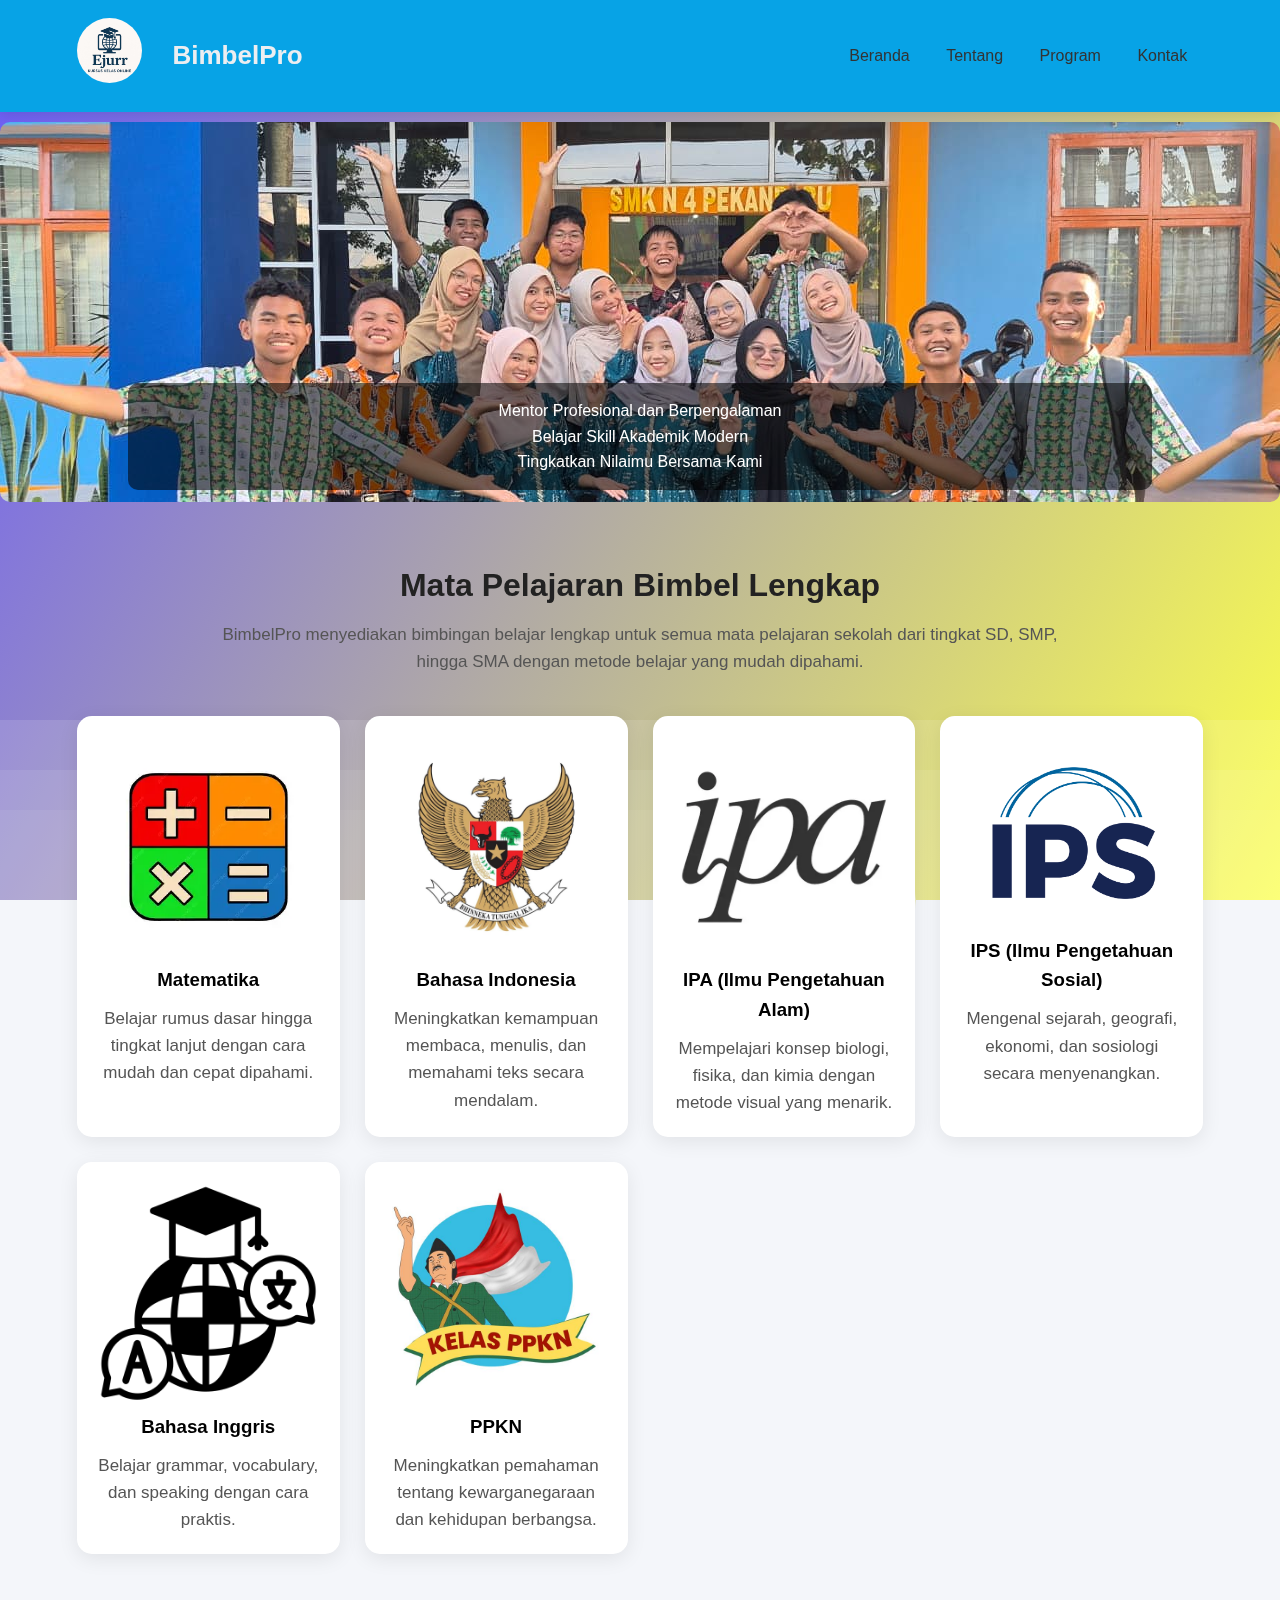
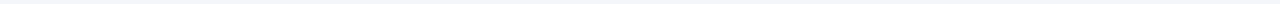
<file: index.html>
<!DOCTYPE html>
<html lang="id">
<head>
  <meta charset="UTF-8" />
  <meta name="viewport" content="width=device-width, initial-scale=1.0" />
   <title>Home - BimbelPro</title>
  <link rel="stylesheet" href="style.css" />
</head>
<body>
  <!-- HEADER -->
  <header class="header">
    <h2 class="logoejur">
    <img src="logo.jpg" alt="Logo"></h2>
    <div class="logo">BimbelPro</div>
    <nav class="nav">
      <a href="index.html">Beranda</a>
      <a href="tentang.html">Tentang</a>
      <a href="program.html">Program</a>
      <a href="kontak.html">Kontak</a>
    </nav>
  </header>

  <!-- SLIDER -->
  <section class="slider" id="beranda">
    <div class="slide fade">
      <img src="WhatsApp Image 2025-12-02 at 11.17.18_b7ce7861.jpg" alt="Slide 2" />
      <div class="caption">
        Mentor Profesional dan Berpengalaman
        <p>Belajar Skill Akademik Modern</p>
        <p>Tingkatkan Nilaimu Bersama Kami</p>
      </div>
    </div>
  </section>

  <!-- KONTEN UTAMA HOME -->
  <section class="konten">
    <h2>Mata Pelajaran Bimbel Lengkap</h2>
    <p>BimbelPro menyediakan bimbingan belajar lengkap untuk semua mata pelajaran sekolah dari tingkat SD, SMP, hingga SMA dengan metode belajar yang mudah dipahami.</p>

    <div class="fitur-home">
      <div class="card">
        <img src="mtk.webp" alt="Matematika" />
        <h3>Matematika</h3>
        <p>Belajar rumus dasar hingga tingkat lanjut dengan cara mudah dan cepat dipahami.</p>
      </div>

      <div class="card">
        <img src="R.jpg" alt="Bahasa Indonesia" />
        <h3>Bahasa Indonesia</h3>
        <p>Meningkatkan kemampuan membaca, menulis, dan memahami teks secara mendalam.</p>
      </div>

      <div class="card">
        <img src="ipa.webp" alt="IPA" />
        <h3>IPA (Ilmu Pengetahuan Alam)</h3>
        <p>Mempelajari konsep biologi, fisika, dan kimia dengan metode visual yang menarik.</p>
      </div>

      <div class="card">
        <img src="IPS.jpg" alt="IPS" />
        <h3>IPS (Ilmu Pengetahuan Sosial)</h3>
        <p>Mengenal sejarah, geografi, ekonomi, dan sosiologi secara menyenangkan.</p>
      </div>

      <div class="card">
        <img src="inggris.png" alt="Bahasa Inggris" />
        <h3>Bahasa Inggris</h3>
        <p>Belajar grammar, vocabulary, dan speaking dengan cara praktis.</p>
      </div>

      <div class="card">
        <img src="ppkn.jpg" alt="PPKN" />
        <h3>PPKN</h3>
        <p>Meningkatkan pemahaman tentang kewarganegaraan dan kehidupan berbangsa.</p>
      </div>
    </div>
  </section>

  <div class="wave-bg">
  <div class="wave"></div>
  <div class="wave"></div>
  <div class="wave"></div>
</div>


  <script src="script.js"></script>
</body>
</html>
</file>
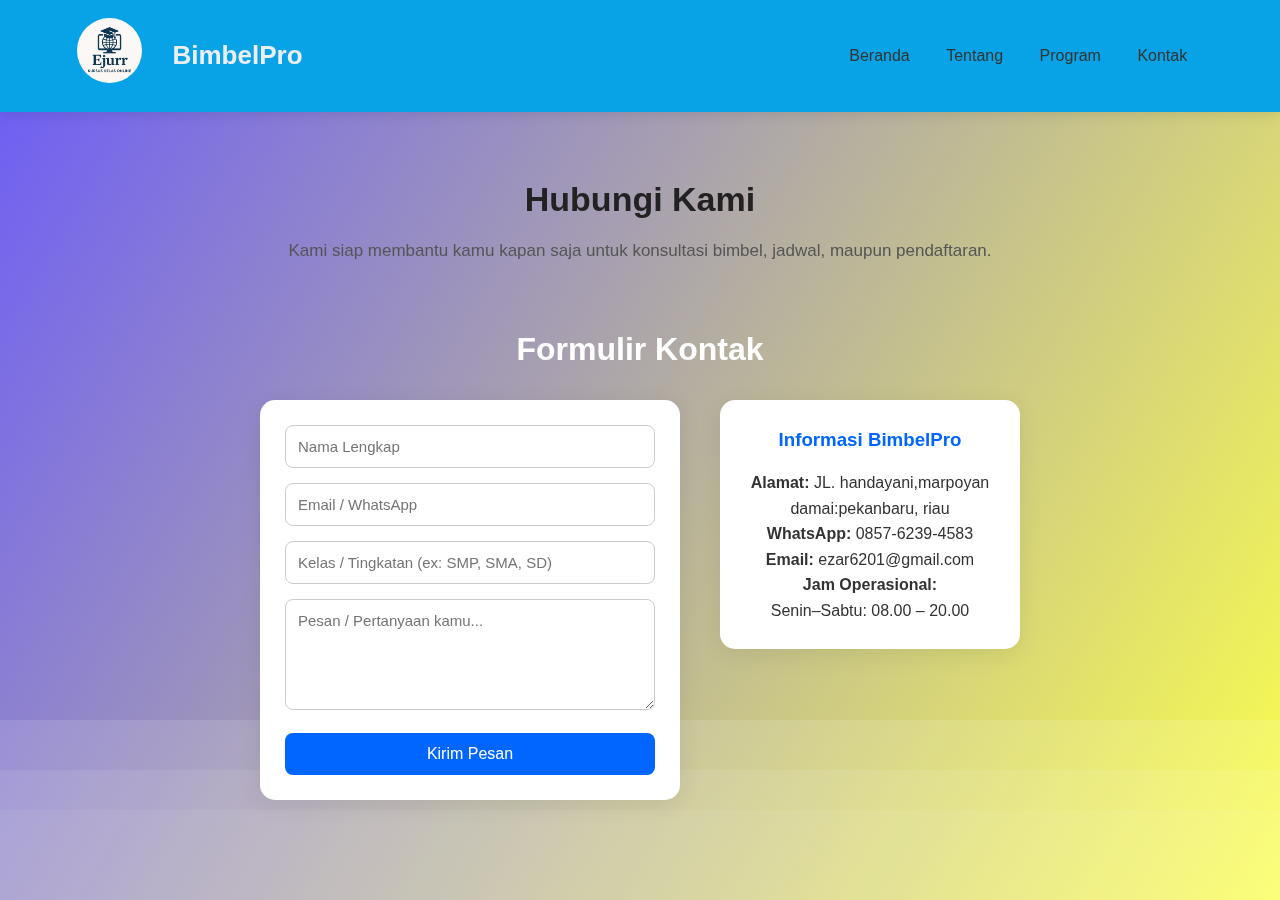
<file: kontak.html>
<!DOCTYPE html>
<html lang="id">
<head>
  <meta charset="UTF-8" />
  <meta name="viewport" content="width=device-width, initial-scale=1.0" />
  <title>Kontak - BimbelPro</title>
  <link rel="stylesheet" href="style.css" />
</head>
<body>

  <!-- HEADER -->
  <header class="header">
    <h2 class="logoejur">
    <img src="logo.jpg" alt="Logo"></h2>
    <div class="logo">BimbelPro</div>
    <nav class="nav">
      <a href="index.html">Beranda</a>
      <a href="tentang.html">Tentang</a>
      <a href="program.html">Program</a>
      <a href="kontak.html">Kontak</a>
    </nav>
  </header>

  <!-- JUDUL -->
  <section class="judul-program">
    <h1>Hubungi Kami</h1>
    <p>Kami siap membantu kamu kapan saja untuk konsultasi bimbel, jadwal, maupun pendaftaran.</p>
  </section>

  <!-- FORM KONTAK -->
  <section class="program-list">
    <h2>Formulir Kontak</h2>

    <div class="kontak-container">
      <form class="form-kontak">
        <input type="text" placeholder="Nama Lengkap" required />
        <input type="email" placeholder="Email / WhatsApp" required />
        <input type="text" placeholder="Kelas / Tingkatan (ex: SMP, SMA, SD)" />
        <textarea placeholder="Pesan / Pertanyaan kamu..." rows="5"></textarea>
        <button type="submit">Kirim Pesan</button>
      </form>

      <div class="info-kontak">
        <h3>Informasi BimbelPro</h3>
        <p><strong>Alamat:</strong> JL. handayani,marpoyan damai:pekanbaru, riau</p>
        <p><strong>WhatsApp:</strong> 0857-6239-4583</p>
        <p><strong>Email:</strong> ezar6201@gmail.com</p>
        <p><strong>Jam Operasional:</strong><br>
           Senin–Sabtu: 08.00 – 20.00</p>
      </div>
    </div>
  </section>

<div class="wave-bg">
  <div class="wave"></div>
  <div class="wave"></div>
  <div class="wave"></div>
</div>


  <script src="script.js"></script>
</body>
</html>
</file>
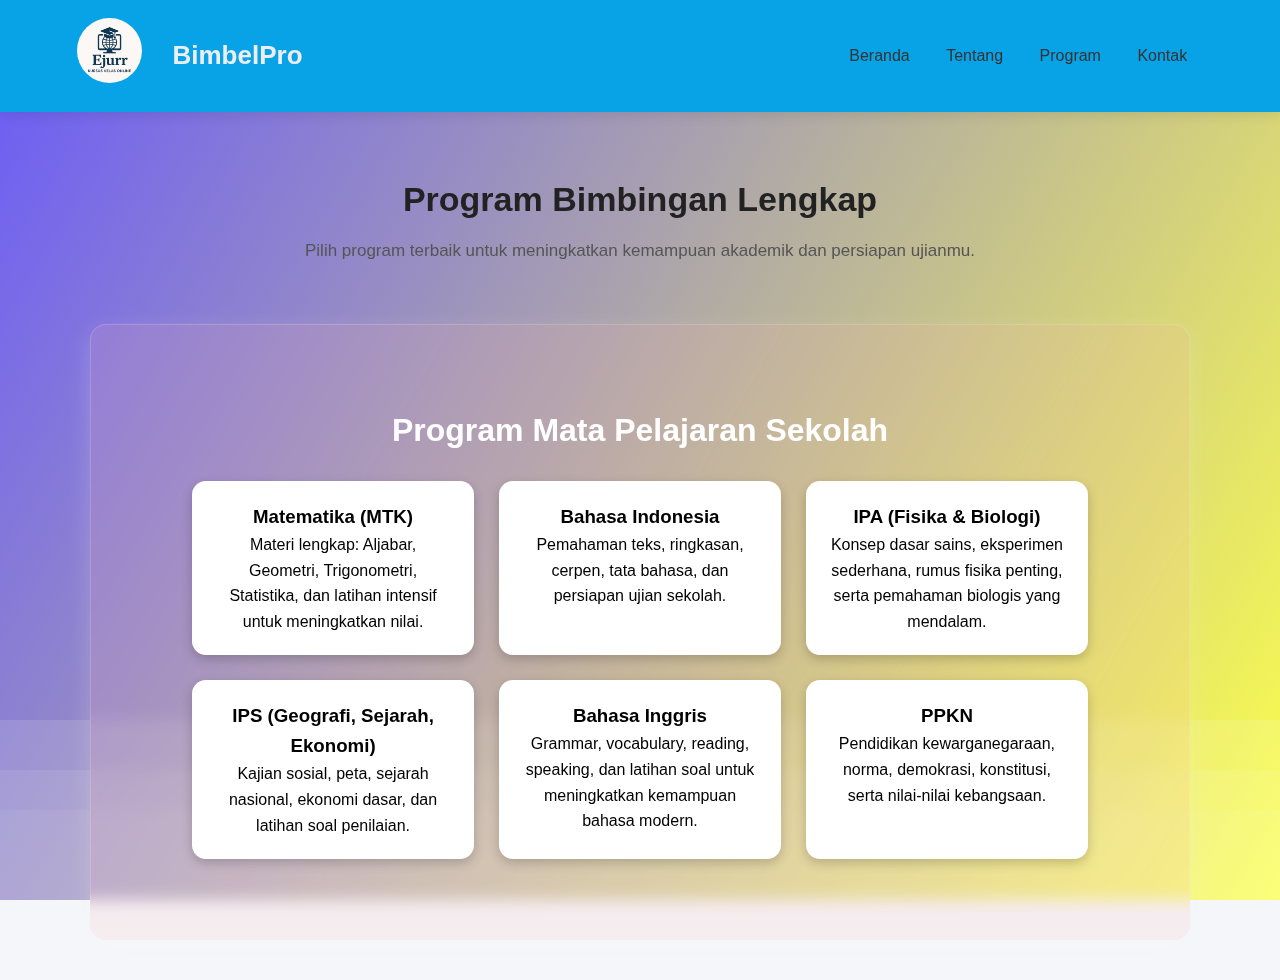
<file: program.html>
<!DOCTYPE html>
<html lang="id">
<head>
  <meta charset="UTF-8" />
  <meta name="viewport" content="width=device-width, initial-scale=1.0" />
  <title>Program - BimbelPro</title>
  <link rel="stylesheet" href="style.css" />
</head>
<body>
  <!-- HEADER -->
  <header class="header">
    <h2 class="logoejur">
    <img src="logo.jpg" alt="Logo"></h2>
    <div class="logo">BimbelPro</div>
    <nav class="nav">
      <a href="index.html">Beranda</a>
      <a href="tentang.html">Tentang</a>
      <a href="program.html">Program</a>
      <a href="kontak.html">Kontak</a>
    </nav>
  </header>

  <!-- JUDUL -->
  <section class="judul-program">
    <h1>Program Bimbingan Lengkap</h1>
    <p>Pilih program terbaik untuk meningkatkan kemampuan akademik dan persiapan ujianmu.</p>
  </section>

<!-- BOX CONTAINER -->
<div class="program-box">

  <!-- PROGRAM AKADEMIK -->
  <section class="program-list">
    <h2>Program Mata Pelajaran Sekolah</h2>

    <div class="program-grid">
      <div class="card">
        <h3>Matematika (MTK)</h3>
        <p>Materi lengkap: Aljabar, Geometri, Trigonometri, Statistika, dan latihan intensif untuk meningkatkan nilai.</p>
      </div>

      <div class="card">
        <h3>Bahasa Indonesia</h3>
        <p>Pemahaman teks, ringkasan, cerpen, tata bahasa, dan persiapan ujian sekolah.</p>
      </div>

      <div class="card">
        <h3>IPA (Fisika & Biologi)</h3>
        <p>Konsep dasar sains, eksperimen sederhana, rumus fisika penting, serta pemahaman biologis yang mendalam.</p>
      </div>

      <div class="card">
        <h3>IPS (Geografi, Sejarah, Ekonomi)</h3>
        <p>Kajian sosial, peta, sejarah nasional, ekonomi dasar, dan latihan soal penilaian.</p>
      </div>

      <div class="card">
        <h3>Bahasa Inggris</h3>
        <p>Grammar, vocabulary, reading, speaking, dan latihan soal untuk meningkatkan kemampuan bahasa modern.</p>
      </div>

      <div class="card">
        <h3>PPKN</h3>
        <p>Pendidikan kewarganegaraan, norma, demokrasi, konstitusi, serta nilai-nilai kebangsaan.</p>
      </div>
    </div>
  </section>
</div>

  <div class="wave-bg">
  <div class="wave"></div>
  <div class="wave"></div>
  <div class="wave"></div>
</div>

  <script src="script.js"></script>
</body>
</html>
</file>
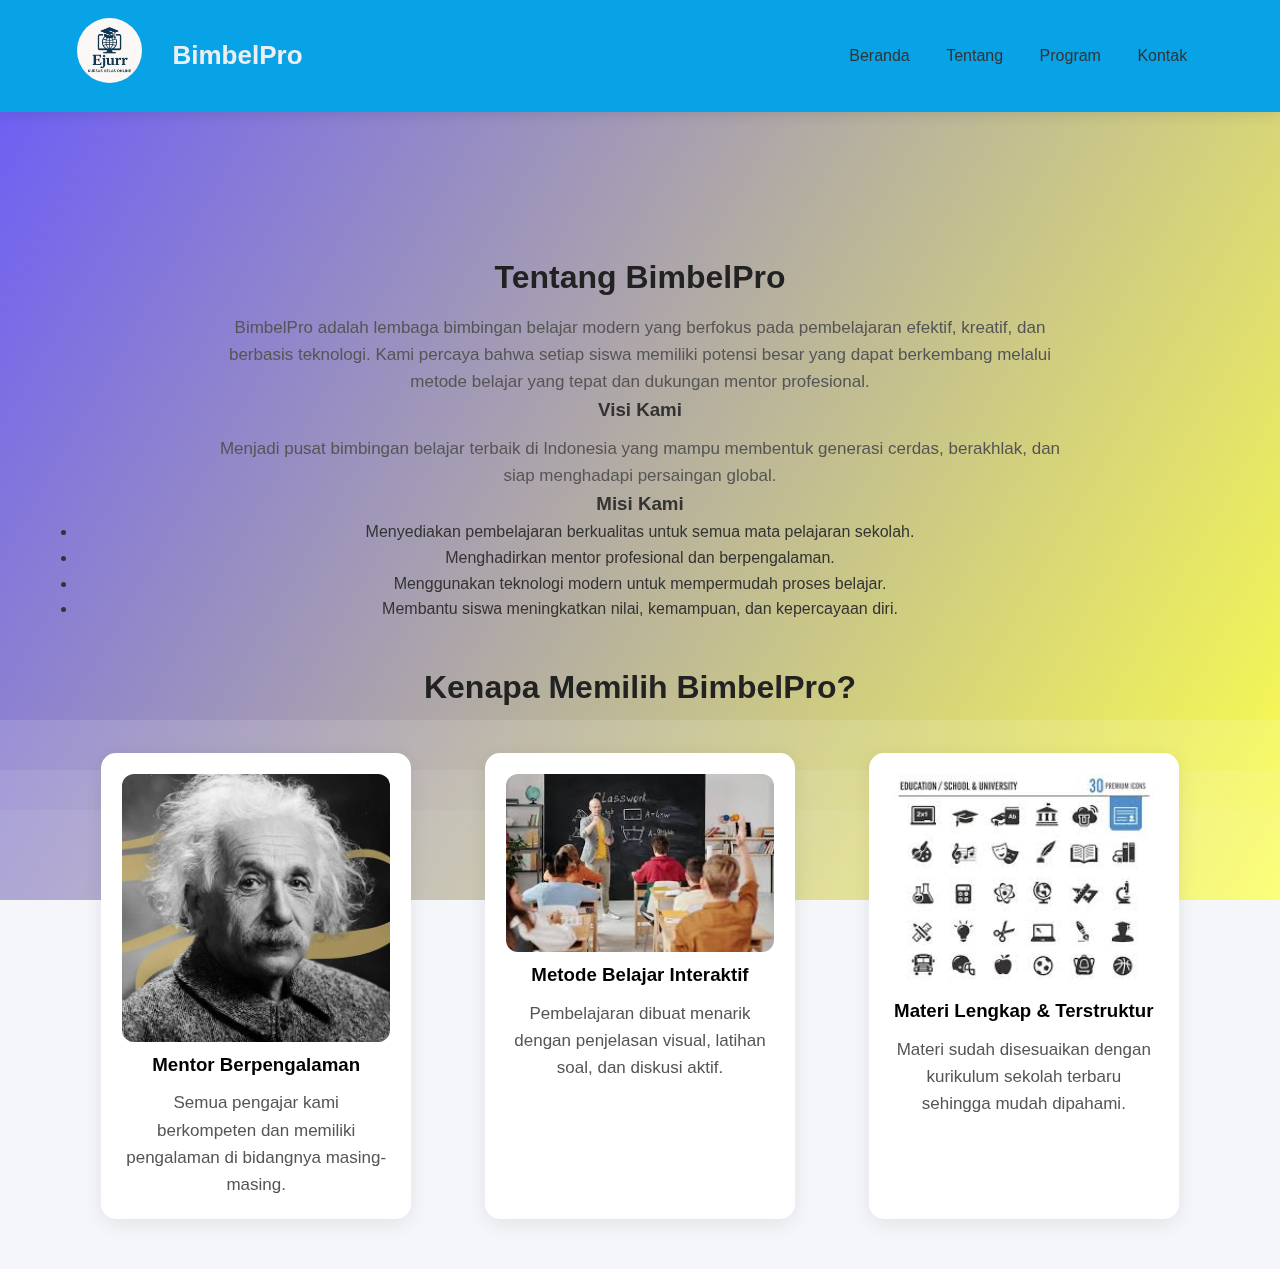
<file: tentang.html>
<!DOCTYPE html>
<html lang="id">
<head>
  <meta charset="UTF-8" />
  <meta name="viewport" content="width=device-width, initial-scale=1.0" />
  <title>Tentang - BimbelPro</title>
  <link rel="stylesheet" href="style.css" />
</head>
<body>
  <!-- HEADER -->
  <header class="header">
    <h2 class="logoejur">
    <img src="logo.jpg" alt="Logo"></h2>
    <div class="logo">BimbelPro</div>
    <nav class="nav">
      <a href="index.html">Beranda</a>
      <a href="tentang.html">Tentang</a>
      <a href="program.html">Program</a>
      <a href="kontak.html">Kontak</a>
    </nav>
  </header>

  <!-- SECTION TENTANG -->
  <section class="konten" style="margin-top:90px;">
    <h2>Tentang BimbelPro</h2>
    <p>BimbelPro adalah lembaga bimbingan belajar modern yang berfokus pada pembelajaran efektif, kreatif, dan berbasis teknologi. Kami percaya bahwa setiap siswa memiliki potensi besar yang dapat berkembang melalui metode belajar yang tepat dan dukungan mentor profesional.</p>

    <div class="about-wrapper">
      <div class="about-box">
        <h3>Visi Kami</h3>
        <p>Menjadi pusat bimbingan belajar terbaik di Indonesia yang mampu membentuk generasi cerdas, berakhlak, dan siap menghadapi persaingan global.</p>
      </div>

      <div class="about-box">
        <h3>Misi Kami</h3>
        <ul>
          <li>Menyediakan pembelajaran berkualitas untuk semua mata pelajaran sekolah.</li>
          <li>Menghadirkan mentor profesional dan berpengalaman.</li>
          <li>Menggunakan teknologi modern untuk mempermudah proses belajar.</li>
          <li>Membantu siswa meningkatkan nilai, kemampuan, dan kepercayaan diri.</li>
        </ul>
      </div>
    </div>

    <h2 style="margin-top:40px;">Kenapa Memilih BimbelPro?</h2>
    <div class="fitur-home">
      <div class="card">
        <img src="images.webp" alt="Guru Profesional" />
        <h3>Mentor Berpengalaman</h3>
        <p>Semua pengajar kami berkompeten dan memiliki pengalaman di bidangnya masing-masing.</p>
      </div>

      <div class="card">
        <img src="kelas.jpg" alt="Kelas Interaktif" />
        <h3>Metode Belajar Interaktif</h3>
        <p>Pembelajaran dibuat menarik dengan penjelasan visual, latihan soal, dan diskusi aktif.</p>
      </div>

      <div class="card">
        <img src="materi.jpg" alt="Materi Lengkap" />
        <h3>Materi Lengkap & Terstruktur</h3>
        <p>Materi sudah disesuaikan dengan kurikulum sekolah terbaru sehingga mudah dipahami.</p>
      </div>
    </div>
  </section>

<div class="wave-bg">
  <div class="wave"></div>
  <div class="wave"></div>
  <div class="wave"></div>
</div>


</body>
</html>
</file>
<file: style.css>
/* ----------------------------------------------------
   GLOBAL STYLE
---------------------------------------------------- */
* {
  margin: 0;
  padding: 0;
  box-sizing: border-box;
  font-family: "Poppins", sans-serif;
}

body {
  background: #f4f6fa;
  color: #333;
  line-height: 1.6;
}

/* ----------------------------------------------------
   HEADER
---------------------------------------------------- */
.header {
  width: 100%;
  background: #07a3e6;
  display: flex;
  justify-content: space-between;
  align-items: center;
  padding: 18px 6%;
  box-shadow: 0 3px 12px rgba(0,0,0,0.1);
  position: sticky;
  top: 0;
  z-index: 100;
}

.logo {
  font-size: 26px;
  font-weight: 700;
  margin-right: 500px;
  color: #eceef1;
}

.nav a {
  margin: 0 16px;
  text-decoration: none;
  font-size: 16px;
  color: #333;
  transition: .3s;
}

.nav a:hover,
.nav a.active {
  color: #0066ff;
  font-weight: bold;
}

.btn-kembali {
  padding: 8px 15px;
  background: #0066ff;
  border: none;
  color: #fff;
  border-radius: 6px;
  cursor: pointer;
  transition: .3s;
}

.btn-kembali:hover {
  background: #004fd4;
}

/* ----------------------------------------------------
   SLIDER
---------------------------------------------------- */
.slider {
  width: 100%;
  position: relative;
  overflow: hidden;
  margin-top: 10px;
}

.slide img {
  width: 100%;
  height: 380px;
  object-fit: cover;
  border-radius: 10px;
}

.caption {
  position: absolute;
  bottom: 20px;
  left: 50%;
  transform: translateX(-50%);
  background: rgba(0,0,0,0.55);
  padding: 15px 20px;
  border-radius: 10px;
  color: #fff;
  text-align: center;
  width: 80%;
}

/* ----------------------------------------------------
   HALAMAN HOME UTAMA
---------------------------------------------------- */
.konten {
  padding: 50px 6%;
  text-align: center;
}

.konten h2 {
  font-size: 32px;
  font-weight: 600;
  color: #222;
}

.konten p {
  max-width: 850px;
  margin: auto;
  margin-top: 10px;
  font-size: 17px;
  color: #555;
}

.fitur-home {
  margin-top: 40px;
  display: grid;
  grid-template-columns: repeat(auto-fit, minmax(260px, 1fr));
  gap: 25px;
  justify-items: center;
}

.fitur-home .card {
  background: #fff;
  padding: 20px;
  border-radius: 15px;
  max-width: 310px;
  box-shadow: 0 5px 20px rgba(0,0,0,0.08);
  transition: .3s;
}

.fitur-home .card:hover {
  transform: translateY(-6px);
}

.fitur-home img {
  width: 100%;
  border-radius: 12px;
}

/* ----------------------------------------------------
   HALAMAN TENTANG
---------------------------------------------------- */
.about-container {
  width: 100%;
  padding: 50px 6%;
  display: flex;
  align-items: center;
  gap: 40px;
  flex-wrap: wrap;
}

.about-container img {
  width: 380px;
  border-radius: 15px;
  box-shadow: 0 5px 20px rgba(0,0,0,0.15);
}

.about-text {
  max-width: 500px;
}

.about-text h2 {
  font-size: 32px;
  margin-bottom: 10px;
  color: #222;
}

.about-text p {
  font-size: 16px;
  color: #555;
}

/* ----------------------------------------------------
   PROGRAM PAGE
---------------------------------------------------- */
.judul-program {
  text-align: center;
  padding: 60px 20px 20px;
}

.judul-program h1 {
  font-size: 34px;
  font-weight: 700;
  color: #222;
}

.judul-program p {
  font-size: 17px;
  margin-top: 10px;
  color: #555;
}

.program-list {
  text-align: center;
  padding: 40px 6%;
}

.program-list h2 {
  font-size: 28px;
  color: #222;
  margin-bottom: 25px;
  font-weight: 700;
}

.program-grid {
  display: grid;
  grid-template-columns: repeat(auto-fit, minmax(260px, 1fr));
  gap: 25px;
  justify-items: center;
}

.card-program {
  width: 100%;
  max-width: 310px;
  background: #fff;
  padding: 25px;
  border-radius: 15px;
  box-shadow: 0 5px 20px rgba(0,0,0,0.08);
  transition: .3s ease;
  text-align: center;
}

.card-program:hover {
  transform: translateY(-8px);
  box-shadow: 0 10px 28px rgba(0,0,0,0.12);
}

.card-program h3 {
  font-size: 20px;
  color: #0066ff;
  margin-bottom: 10px;
}

.card-program p {
  font-size: 15px;
  color: #555;
}

/* ----------------------------------------------------
   KONTAK PAGE
---------------------------------------------------- */
.kontak-container {
  display: flex;
  justify-content: center;
  gap: 40px;
  align-items: flex-start;
  flex-wrap: wrap;
}

.form-kontak {
  width: 100%;
  max-width: 420px;
  background: #fff;
  padding: 25px;
  border-radius: 15px;
  box-shadow: 0 5px 25px rgba(0,0,0,0.08);
}

.form-kontak input,
.form-kontak textarea {
  width: 100%;
  margin-bottom: 15px;
  padding: 12px;
  border-radius: 8px;
  border: 1px solid #ccc;
  font-size: 15px;
}

.form-kontak button {
  width: 100%;
  padding: 12px;
  background: #0066ff;
  border: none;
  color: #fff;
  font-size: 16px;
  border-radius: 8px;
  cursor: pointer;
  transition: .3s;
}

.form-kontak button:hover {
  background: #0053d1;
}

.info-kontak {
  max-width: 300px;
  background: #fff;
  padding: 25px;
  border-radius: 15px;
  box-shadow: 0 5px 25px rgba(0,0,0,0.08);
}

.info-kontak h3 {
  margin-bottom: 15px;
  color: #0066ff;
}

/* ----------------------------------------------------
   RESPONSIVE
---------------------------------------------------- */
@media (max-width: 768px) {
  .header {
    flex-direction: column;
    gap: 10px;
  }

  .nav a {
    font-size: 14px;
  }

  .judul-program h1 {
    font-size: 28px;
  }

  .program-list h2 {
    font-size: 24px;
  }

  .about-container {
    text-align: center;
    justify-content: center;
  }

  .about-text {
    text-align: center;
  }
}


/* === BACKGROUND GELOMBANG WARNA === */
.wave-bg {
  position: fixed;
  top: 0;
  left: 0;
  width: 100%;
  height: 100%;
  overflow: hidden;
  z-index: -1;
  background: linear-gradient(120deg, #6a5af9, #fcff4c, #6bf9d8);
  background-size: 200% 200%;
  animation: waveGradient 10s ease-in-out infinite;
}

/* Animasi Gradient */
@keyframes waveGradient {
  0% { background-position: 0% 50%; }
  50% { background-position: 100% 50%; }
  100% { background-position: 0% 50%; }
}

/* Layer gelombang */
.wave {
  position: absolute;
  bottom: 0;
  width: 200%;
  height: 150px;
  background-repeat: repeat-x;
  opacity: 0.5;
  animation: waveMove 6s linear infinite;
}

.wave:nth-child(1) {
  background: rgba(255, 255, 255, 0.25);
  animation-duration: 8s;
  height: 180px;
}

.wave:nth-child(2) {
  background: rgba(255, 255, 255, 0.18);
  animation-duration: 10s;
  height: 130px;
}

.wave:nth-child(3) {
  background: rgba(255, 255, 255, 0.12);
  animation-duration: 13s;
  height: 90px;
}

@keyframes waveMove {
  0%   { transform: translateX(0); }
  100% { transform: translateX(-50%); }
}

.logoejur img{
  width: 65px;
  height: 65px;
  border-radius: 60px;
}

/* BOX CONTAINER */
.program-box {
  width: 90%;
  max-width: 1100px;
  margin: 40px auto;
  padding: 40px;
  background: rgba(255, 178, 178, 0.15);
  backdrop-filter: blur(8px);
  border-radius: 16px;
  box-shadow: 0 8px 25px rgba(252, 251, 251, 0.2);
  border: 1px solid rgba(243, 236, 236, 0.2);
}

/* TITLE */
.program-list h2 {
  text-align: center;
  font-size: 32px;
  margin-bottom: 25px;
  color: #fff;
}

/* GRID PROGRAM */
.program-grid {
  display: grid;
  grid-template-columns: repeat(auto-fill, minmax(260px, 1fr));
  gap: 25px;
}

/* CARD */
.card {
  padding: 20px;
  background: #ffffff;
  border-radius: 14px;
  backdrop-filter: blur(4px);
  box-shadow: 0 4px 12px rgba(0,0,0,0.2);
  border: 1px solid rgba(255,255,255,0.15);
  color: rgb(0, 0, 0);
  transition: .3s;
}

/* HOVER */
.card:hover {
  transform: translateY(-6px);
  box-shadow: 0 10px 25px rgba(0,0,0,0.25);
  background: rgba(255,255,255,0.22);
}
</file>
